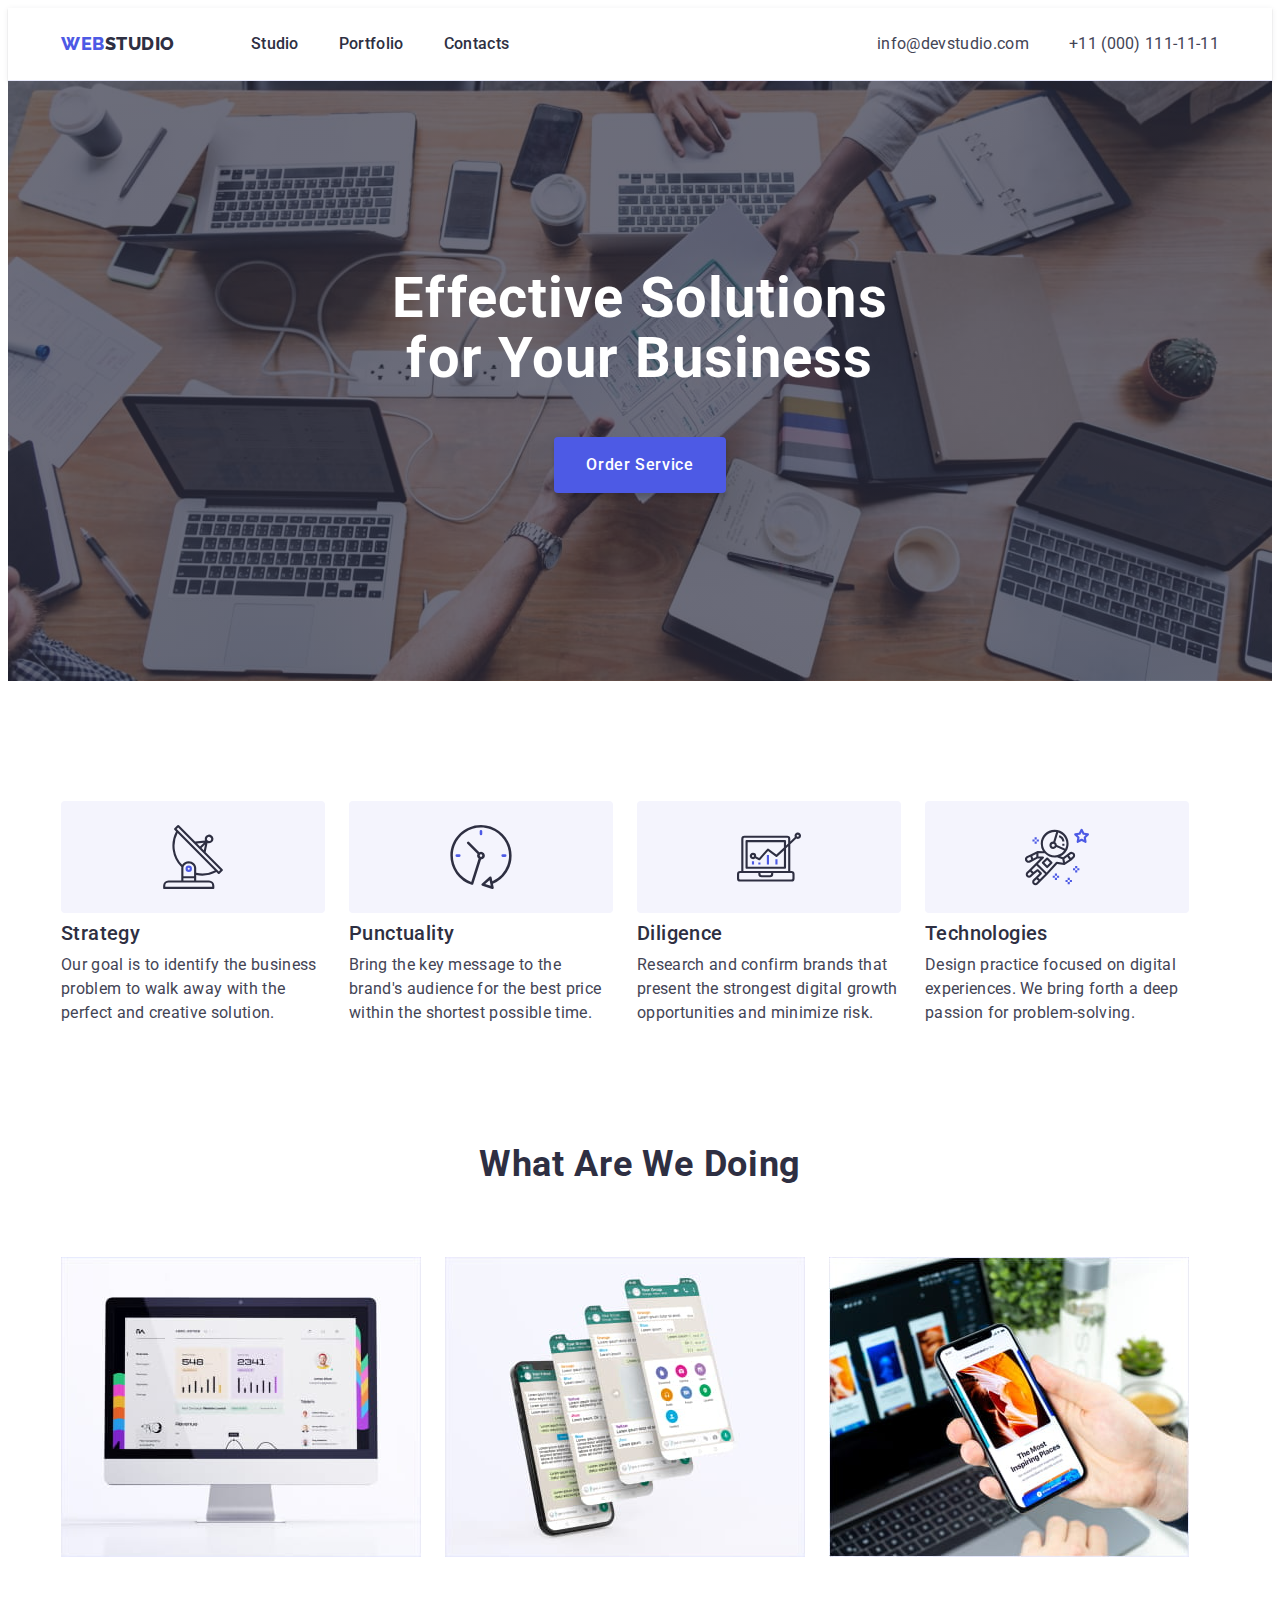
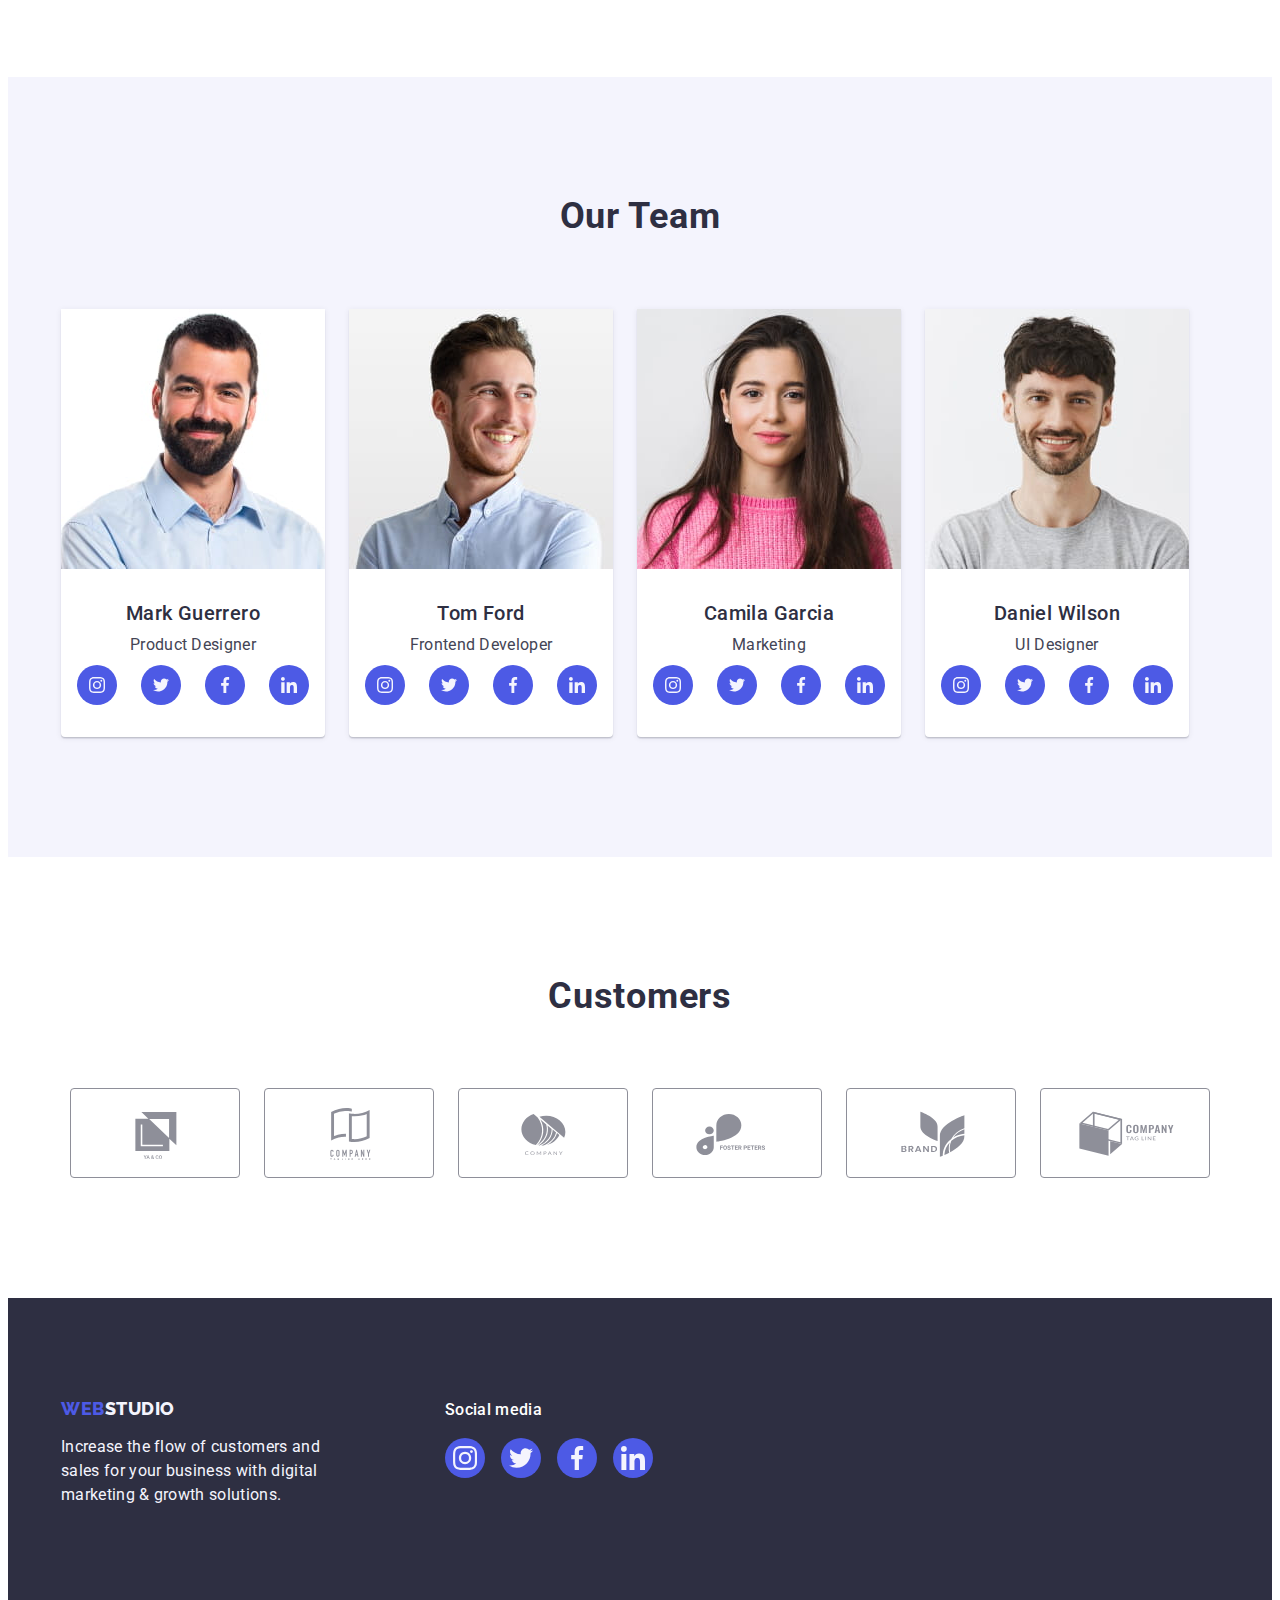
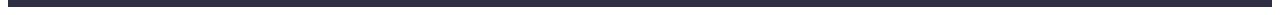
<file: index.html>
<!DOCTYPE html>
<html lang="en">
  <head>
    <meta charset="UTF-8" />
    <meta http-equiv="X-UA-Compatible" content="IE=edge" />
    <meta name="viewport" content="width=device-width, initial-scale=1.0" />
    <title>Document</title>
    <link rel="preconnect" href="https://fonts.googleapis.com" />
    <link rel="preconnect" href="https://fonts.gstatic.com" crossorigin />
    <link
      href="https://fonts.googleapis.com/css2?family=Raleway:wght@800&family=Roboto:wght@400;500;700;900&display=swap"
      rel="stylesheet"
    />
    <link
      rel="stylesheet"
      href="https://cdnjs.cloudflare.com/ajax/libs/modern-normalize/1.1.0/modern-normalize.min.css"
      integrity="sha512-wpPYUAdjBVSE4KJnH1VR1HeZfpl1ub8YT/NKx4PuQ5NmX2tKuGu6U/JRp5y+Y8XG2tV+wKQpNHVUX03MfMFn9Q=="
      crossorigin="anonymous"
      referrerpolicy="no-referrer"
    />
    <link rel="stylesheet" href="./css/styles.css" />
  </head>
  <body>
    <!-- Header -->
    <header class="header">
      <div class="header-container container">
        <nav class="header-nav">
          <a class="header-logo logo link" href="./index.html"
            >Web<span class="header-logo-span">Studio</span></a
          >
          <ul class="header-list list">
            <li class="item">
              <a class="header-link link" href="./index.html">Studio</a>
            </li>
            <li class="item">
              <a class="header-link link" href="./portfolio.html">Portfolio</a>
            </li>
            <li class="item">
              <a class="header-link link" href="">Contacts</a>
            </li>
          </ul>
        </nav>
        <address class="address">
          <ul class="contacts-list list">
            <li class="item">
              <a class="contacts link" href="mailto:info@devstudio.com"
                >info@devstudio.com</a
              >
            </li>
            <li class="item">
              <a class="contacts link" href="tel:+110001111111"
                >+11 (000) 111-11-11</a
              >
            </li>
          </ul>
        </address>
      </div>
    </header>
    <main>
      <!-- Hero -->
      <section class="hero">
        <div class="container">
          <h1 class="hero-title">Effective Solutions for Your Business</h1>
          <button class="button hero-button" type="button">
            Order Service
          </button>
        </div>
      </section>
      <!-- Features -->
      <section class="features">
        <div class="container">
          <h2 class="features-title visually-hidden">Benefits</h2>
          <ul class="features-container features-list list">
            <li class="item">
              <div class="features-item">
                <svg class="features-icon" width="64" height="64">
                  <use href="./images/icons.svg#antenna"></use>
                </svg>
              </div>
              <h3 class="subsection-title">Strategy</h3>
              <p class="section-text">
                Our goal is to identify the business problem to walk away with
                the perfect and creative solution.
              </p>
            </li>
            <li class="item">
              <div class="features-item">
                <svg class="features-icon" width="64" height="64">
                  <use href="./images/icons.svg#clock"></use>
                </svg>
              </div>
              <h3 class="subsection-title">Punctuality</h3>
              <p class="section-text">
                Bring the key message to the brand's audience for the best price
                within the shortest possible time.
              </p>
            </li>
            <li class="item">
              <div class="features-item">
                <svg class="features-icon" width="64" height="64">
                  <use href="./images/icons.svg#diagram"></use>
                </svg>
              </div>
              <h3 class="subsection-title">Diligence</h3>
              <p class="section-text">
                Research and confirm brands that present the strongest digital
                growth opportunities and minimize risk.
              </p>
            </li>
            <li class="item">
              <div class="features-item">
                <svg class="features-icon" width="64" height="64">
                  <use href="./images/icons.svg#astronaut"></use>
                </svg>
              </div>
              <h3 class="subsection-title">Technologies</h3>
              <p class="section-text">
                Design practice focused on digital experiences. We bring forth a
                deep passion for problem-solving.
              </p>
            </li>
          </ul>
        </div>
      </section>
      <!-- Work -->
      <section class="work">
        <div class="container">
          <h2 class="section-title work-title">What are we doing</h2>
          <ul class="work-container list">
            <li class="item">
              <img
                src="./images/work/img-1.jpg"
                alt="Computer monitor"
                width="360"
                height="300"
              />
            </li>
            <li class="item">
              <img
                src="./images/work/img-2.jpg"
                alt="Mobile phone"
                width="360"
                height="300"
              />
            </li>
            <li class="item">
              <img
                src="./images/work/img-3.jpg"
                alt="Mobile phone in hand"
                width="360"
                height="300"
              />
            </li>
          </ul>
        </div>
      </section>
      <!-- Team -->
      <section class="team">
        <div class="container">
          <h2 class="section-title team-title">Our Team</h2>
          <ul class="team-container list">
            <li class="item team-card">
              <img
                src="./images/team/img-1.jpg"
                alt="Mark Guerrero"
                width="264"
                height="260"
              />
              <div class="description-team-card">
                <h3 class="subsection-title align">Mark Guerrero</h3>
                <p class="team-section-text section-text align">
                  Product Designer
                </p>
                <ul class="socials list">
                  <li class="socials-item">
                    <a
                      class="socials-link link"
                      href=""
                      target="_blank"
                      rel="noopener noreferrer"
                      aria-label="Instagram icon"
                    >
                      <svg class="socials-icon" width="16" height="16">
                        <use href="./images/icons.svg#instagram"></use>
                      </svg>
                    </a>
                  </li>
                  <li class="socials-item">
                    <a
                      class="socials-link link"
                      href=""
                      target="_blank"
                      rel="noopener noreferrer"
                      aria-label="Twitter icon"
                    >
                      <svg class="socials-icon" width="16" height="16">
                        <use href="./images/icons.svg#twitter"></use>
                      </svg>
                    </a>
                  </li>
                  <li class="socials-item">
                    <a
                      class="socials-link link"
                      href=""
                      target="_blank"
                      rel="noopener noreferrer"
                      aria-label="Facebook icon"
                    >
                      <svg class="socials-icon" width="16" height="16">
                        <use href="./images/icons.svg#facebook"></use>
                      </svg>
                    </a>
                  </li>
                  <li class="socials-item">
                    <a
                      class="socials-link link"
                      href=""
                      target="_blank"
                      rel="noopener noreferrer"
                      aria-label="Linkedin icon"
                    >
                      <svg class="socials-icon" width="16" height="16">
                        <use href="./images/icons.svg#linkedin"></use>
                      </svg>
                    </a>
                  </li>
                </ul>
              </div>
            </li>
            <li class="item team-card">
              <img
                src="./images/team/img-2.jpg"
                alt="Tom Ford"
                width="264"
                height="260"
              />
              <div class="description-team-card">
                <h3 class="subsection-title align">Tom Ford</h3>
                <p class="team-section-text section-text align">
                  Frontend Developer
                </p>
                <ul class="socials list">
                  <li class="socials-item">
                    <a
                      class="socials-link link"
                      href=""
                      target="_blank"
                      rel="noopener noreferrer"
                      aria-label="Instagram icon"
                    >
                      <svg class="socials-icon" width="16" height="16">
                        <use href="./images/icons.svg#instagram"></use>
                      </svg>
                    </a>
                  </li>
                  <li class="socials-item">
                    <a
                      class="socials-link link"
                      href=""
                      target="_blank"
                      rel="noopener noreferrer"
                      aria-label="Twitter icon"
                    >
                      <svg class="socials-icon" width="16" height="16">
                        <use href="./images/icons.svg#twitter"></use>
                      </svg>
                    </a>
                  </li>
                  <li class="socials-item">
                    <a
                      class="socials-link link"
                      href=""
                      target="_blank"
                      rel="noopener noreferrer"
                      aria-label="Facebook icon"
                    >
                      <svg class="socials-icon" width="16" height="16">
                        <use href="./images/icons.svg#facebook"></use>
                      </svg>
                    </a>
                  </li>
                  <li class="socials-item">
                    <a
                      class="socials-link link"
                      href=""
                      target="_blank"
                      rel="noopener noreferrer"
                      aria-label="Linkedin icon"
                    >
                      <svg class="socials-icon" width="16" height="16">
                        <use href="./images/icons.svg#linkedin"></use>
                      </svg>
                    </a>
                  </li>
                </ul>
              </div>
            </li>
            <li class="item team-card">
              <img
                src="./images/team/img-3.jpg"
                alt="Camila Garcia"
                width="264"
                height="260"
              />
              <div class="description-team-card">
                <h3 class="subsection-title align">Camila Garcia</h3>
                <p class="team-section-text section-text align">Marketing</p>
                <ul class="socials list">
                  <li class="socials-item">
                    <a
                      class="socials-link link"
                      href=""
                      target="_blank"
                      rel="noopener noreferrer"
                      aria-label="Instagram icon"
                    >
                      <svg class="socials-icon" width="16" height="16">
                        <use href="./images/icons.svg#instagram"></use>
                      </svg>
                    </a>
                  </li>
                  <li class="socials-item">
                    <a
                      class="socials-link link"
                      href=""
                      target="_blank"
                      rel="noopener noreferrer"
                      aria-label="Twitter icon"
                    >
                      <svg class="socials-icon" width="16" height="16">
                        <use href="./images/icons.svg#twitter"></use>
                      </svg>
                    </a>
                  </li>
                  <li class="socials-item">
                    <a
                      class="socials-link link"
                      href=""
                      target="_blank"
                      rel="noopener noreferrer"
                      aria-label="Facebook icon"
                    >
                      <svg class="socials-icon" width="16" height="16">
                        <use href="./images/icons.svg#facebook"></use>
                      </svg>
                    </a>
                  </li>
                  <li class="socials-item">
                    <a
                      class="socials-link link"
                      href=""
                      target="_blank"
                      rel="noopener noreferrer"
                      aria-label="Linkedin icon"
                    >
                      <svg class="socials-icon" width="16" height="16">
                        <use href="./images/icons.svg#linkedin"></use>
                      </svg>
                    </a>
                  </li>
                </ul>
              </div>
            </li>
            <li class="item team-card">
              <img
                src="./images/team/img-4.jpg"
                alt="Daniel Wilson"
                width="264"
                height="260"
              />
              <div class="description-team-card">
                <h3 class="subsection-title align">Daniel Wilson</h3>
                <p class="team-section-text section-text align">UI Designer</p>
                <ul class="socials list">
                  <li class="socials-item">
                    <a
                      class="socials-link link"
                      href=""
                      target="_blank"
                      rel="noopener noreferrer"
                      aria-label="Instagram icon"
                    >
                      <svg class="socials-icon" width="16" height="16">
                        <use href="./images/icons.svg#instagram"></use>
                      </svg>
                    </a>
                  </li>
                  <li class="socials-item">
                    <a
                      class="socials-link link"
                      href=""
                      target="_blank"
                      rel="noopener noreferrer"
                      aria-label="Twitter icon"
                    >
                      <svg class="socials-icon" width="16" height="16">
                        <use href="./images/icons.svg#twitter"></use>
                      </svg>
                    </a>
                  </li>
                  <li class="socials-item">
                    <a
                      class="socials-link link"
                      href=""
                      target="_blank"
                      rel="noopener noreferrer"
                      aria-label="Facebook icon"
                    >
                      <svg class="socials-icon" width="16" height="16">
                        <use href="./images/icons.svg#facebook"></use>
                      </svg>
                    </a>
                  </li>
                  <li class="socials-item">
                    <a
                      class="socials-link link"
                      href=""
                      target="_blank"
                      rel="noopener noreferrer"
                      aria-label="Linkedin icon"
                    >
                      <svg class="socials-icon" width="16" height="16">
                        <use href="./images/icons.svg#linkedin"></use>
                      </svg>
                    </a>
                  </li>
                </ul>
              </div>
            </li>
          </ul>
        </div>
      </section>
      <!-- Customers -->
      <section class="customers">
        <div class="container">
          <h2 class="customers-title section-title">Customers</h2>
          <ul class="customers-container list">
            <li class="customers-item">
              <a class="customers-link" href="">
                <svg class="customers-icon" width="104" height="56">
                  <use href="./images/icons.svg#client-1"></use>
                </svg>
              </a>
            </li>
            <li class="customers-item">
              <a class="customers-link" href="">
                <svg class="customers-icon" width="104" height="56">
                  <use href="./images/icons.svg#client-2"></use>
                </svg>
              </a>
            </li>
            <li class="customers-item">
              <a class="customers-link" href="">
                <svg class="customers-icon" width="104" height="56">
                  <use href="./images/icons.svg#client-3"></use>
                </svg>
              </a>
            </li>
            <li class="customers-item">
              <a class="customers-link" href="">
                <svg class="customers-icon" width="104" height="56">
                  <use href="./images/icons.svg#client-4"></use>
                </svg>
              </a>
            </li>
            <li class="customers-item">
              <a class="customers-link" href="">
                <svg class="customers-icon" width="104" height="56">
                  <use href="./images/icons.svg#client-5"></use>
                </svg>
              </a>
            </li>
            <li class="customers-item">
              <a class="customers-link" href="">
                <svg class="customers-icon" width="104" height="56">
                  <use href="./images/icons.svg#client-6"></use>
                </svg>
              </a>
            </li>
          </ul>
        </div>
      </section>
    </main>
    <!-- Footer -->
    <footer class="footer">
      <div class="footer-container container">
        <div class="footer-left-side">
          <a class="footer-logo logo link" href="./index.html"
            >Web<span class="footer-logo-span">Studio</span></a
          >
          <p class="footer-container section-text footer-text">
            Increase the flow of customers and sales for your business with
            digital marketing & growth solutions.
          </p>
        </div>
        <div class="footer-socials">
          <p class="footer-socials-text section-text">Social media</p>
          <ul class="footer-socials-list list">
            <li class="footer-socials-item">
              <a
                class="footer-socials-link"
                href=""
                target="_blank"
                rel="noopener noreferrer"
                aria-label="Instagram icon"
              >
                <svg class="footer-icon" width="24" height="24">
                  <use href="./images/icons.svg#instagram"></use>
                </svg>
              </a>
            </li>
            <li class="footer-socials-item">
              <a
                class="footer-socials-link"
                href=""
                target="_blank"
                rel="noopener noreferrer"
                aria-label="Twitter icon"
              >
                <svg class="footer-icon" width="24" height="24">
                  <use href="./images/icons.svg#twitter"></use>
                </svg>
              </a>
            </li>
            <li class="footer-socials-item">
              <a
                class="footer-socials-link"
                href=""
                target="_blank"
                rel="noopener noreferrer"
                aria-label="Facebook icon"
              >
                <svg class="footer-icon" width="24" height="24">
                  <use href="./images/icons.svg#facebook"></use>
                </svg>
              </a>
            </li>
            <li class="footer-socials-item">
              <a
                class="footer-socials-link"
                href=""
                target="_blank"
                rel="noopener noreferrer"
                aria-label="Linkedin icon"
              >
                <svg class="footer-icon" width="24" height="24">
                  <use href="./images/icons.svg#linkedin"></use>
                </svg>
              </a>
            </li>
          </ul>
        </div>
      </div>
    </footer>
  </body>
</html>
</file>
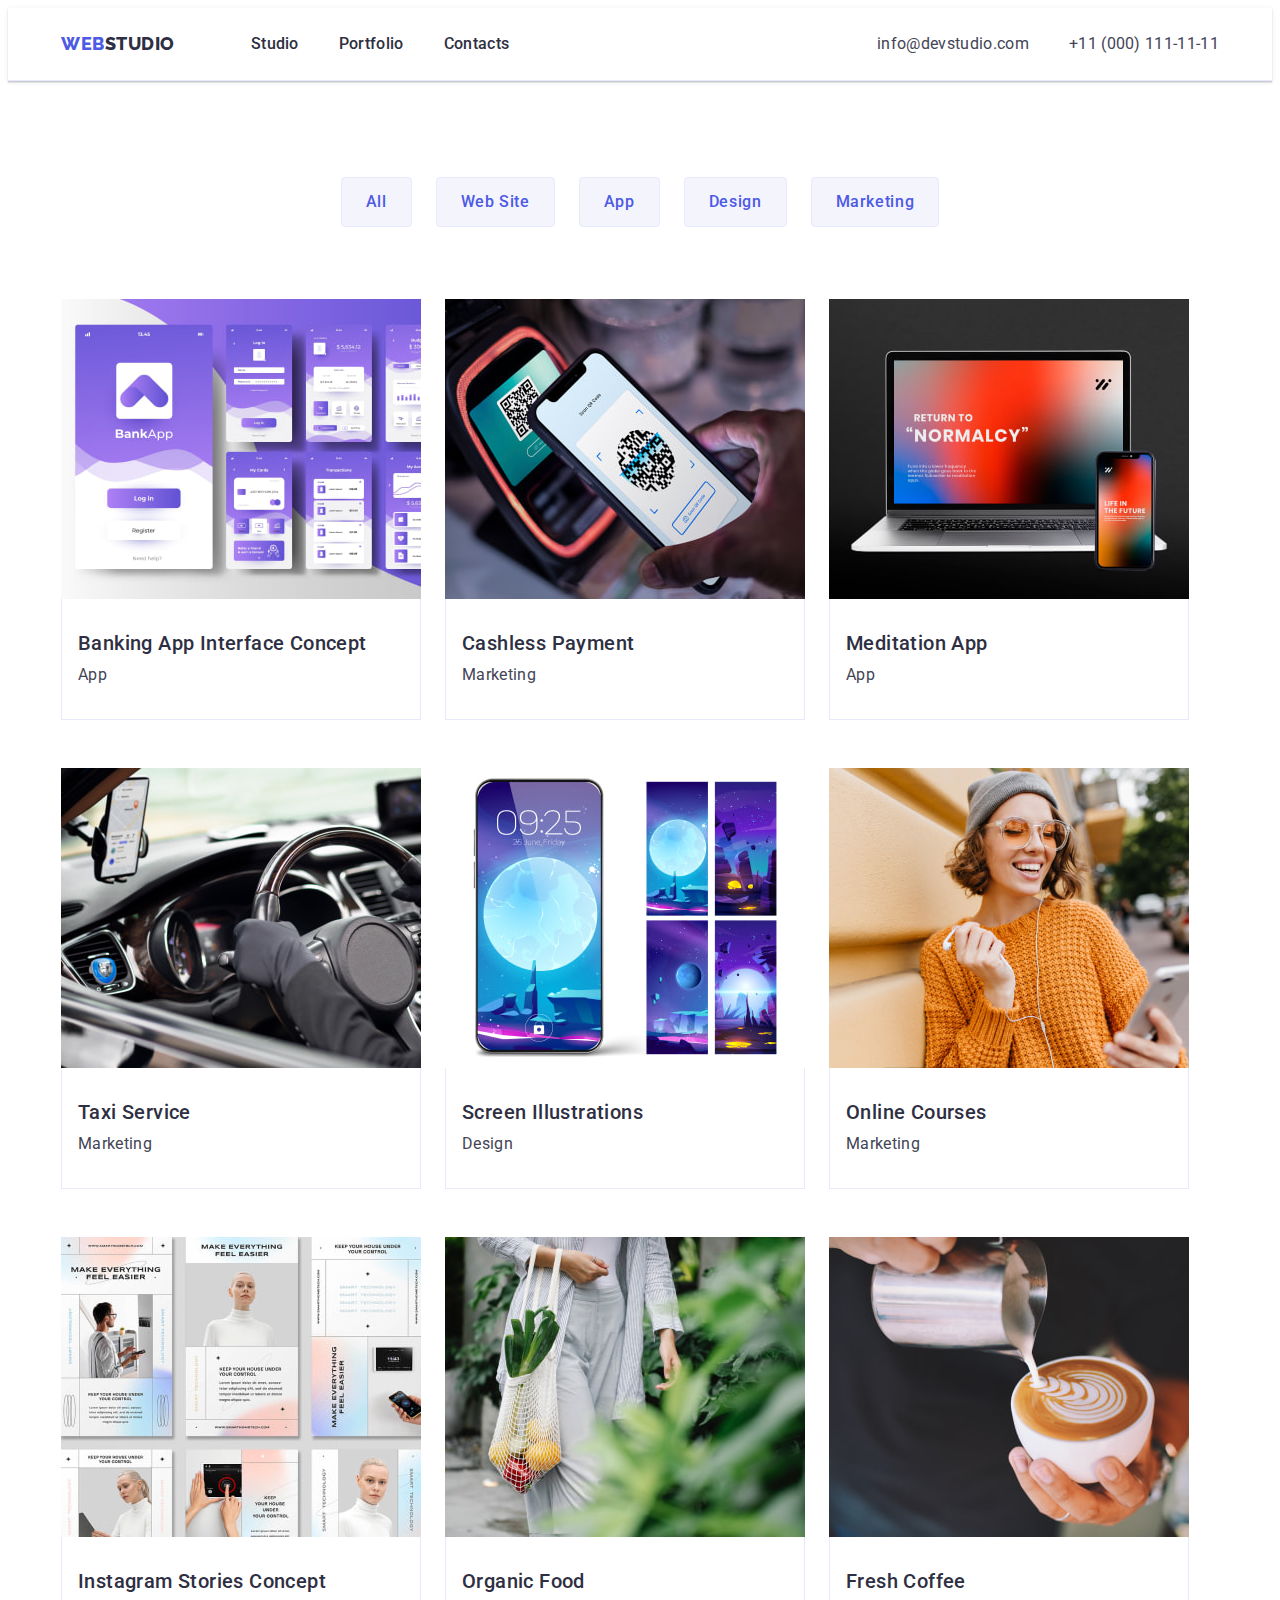
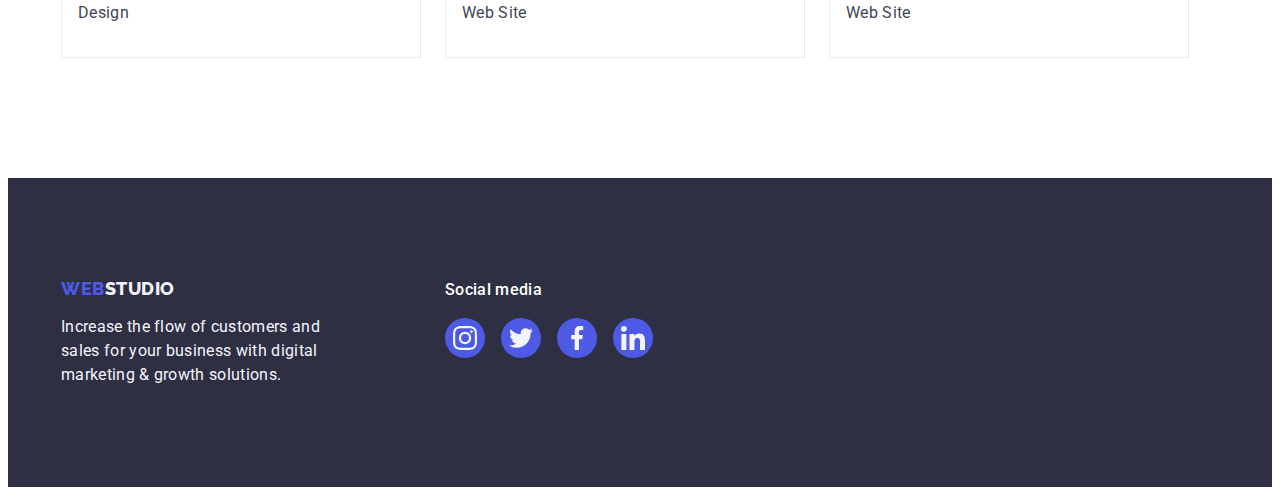
<file: portfolio.html>
<!DOCTYPE html>
<html lang="en">
  <head>
    <meta charset="UTF-8" />
    <meta http-equiv="X-UA-Compatible" content="IE=edge" />
    <meta name="viewport" content="width=device-width, initial-scale=1.0" />
    <title>Document</title>
    <link rel="preconnect" href="https://fonts.googleapis.com" />
    <link rel="preconnect" href="https://fonts.gstatic.com" crossorigin />
    <link
      href="https://fonts.googleapis.com/css2?family=Raleway:wght@800&family=Roboto:wght@400;500;700;900&display=swap"
      rel="stylesheet"
    />
    <link
      rel="stylesheet"
      href="https://cdnjs.cloudflare.com/ajax/libs/modern-normalize/1.1.0/modern-normalize.min.css"
      integrity="sha512-wpPYUAdjBVSE4KJnH1VR1HeZfpl1ub8YT/NKx4PuQ5NmX2tKuGu6U/JRp5y+Y8XG2tV+wKQpNHVUX03MfMFn9Q=="
      crossorigin="anonymous"
      referrerpolicy="no-referrer"
    />
    <link rel="stylesheet" href="./css/styles.css" />
  </head>
  <body>
    <!-- Header -->
    <header class="header">
      <div class="header-container container">
        <nav class="header-nav">
          <a class="header-logo logo link" href="./index.html"
            >Web<span class="header-logo-span">Studio</span></a
          >
          <ul class="header-list list">
            <li class="item">
              <a class="header-link link" href="./index.html">Studio</a>
            </li>
            <li class="item">
              <a class="header-link link" href="./portfolio.html">Portfolio</a>
            </li>
            <li class="item">
              <a class="header-link link" href="">Contacts</a>
            </li>
          </ul>
        </nav>
        <address class="address">
          <ul class="contacts-list list">
            <li class="item">
              <a class="contacts link" href="mailto:info@devstudio.com"
                >info@devstudio.com</a
              >
            </li>
            <li class="item">
              <a class="contacts link" href="tel:+110001111111"
                >+11 (000) 111-11-11</a
              >
            </li>
          </ul>
        </address>
      </div>
    </header>
    <main>
      <!-- Portfolio -->
      <section class="portfolio">
        <div class="container">
          <h1 class="visually-hidden">Portfolio</h1>
          <!-- Filters -->
          <ul class="filters-container list">
            <li class="item">
              <button class="button portfolio-button" type="button">All</button>
            </li>
            <li class="item">
              <button class="button portfolio-button" type="button">
                Web Site
              </button>
            </li>
            <li class="item">
              <button class="button portfolio-button" type="button">App</button>
            </li>
            <li class="item">
              <button class="button portfolio-button" type="button">
                Design
              </button>
            </li>
            <li class="item">
              <button class="button portfolio-button" type="button">
                Marketing
              </button>
            </li>
          </ul>
          <!-- Projects -->
          <ul class="projects-container list">
            <li class="item project-card">
              <a class="project-card-link link" href="">
                <img
                  src="./images/portfolio-projects/img1.jpg"
                  alt="Application bookmarks"
                  width="360"
                  height="300"
                />
                <div class="description-projects-card">
                  <h2 class="subsection-title link">
                    Banking App Interface Concept
                  </h2>
                  <p class="card-indent section-text link">App</p>
                </div>
              </a>
            </li>
            <li class="item project-card">
              <a class="project-card-link link" href="">
                <img
                  src="./images/portfolio-projects/img2.jpg"
                  alt="Mobile phone and terminal"
                  width="360"
                  height="300"
                />
                <div class="description-projects-card">
                  <h2 class="subsection-title link">Cashless Payment</h2>
                  <p class="card-indent section-text link">Marketing</p>
                </div>
              </a>
            </li>
            <li class="item project-card">
              <a class="project-card-link link" href="">
                <img
                  src="./images/portfolio-projects/img3.jpg"
                  alt="Mobile phone nad laptop"
                  width="360"
                  height="300"
                />
                <div class="description-projects-card">
                  <h2 class="subsection-title link">Meditation App</h2>
                  <p class="card-indent section-text link">App</p>
                </div>
              </a>
            </li>
            <li class="item project-card">
              <a class="project-card-link link" href="">
                <img
                  src="./images/portfolio-projects/img4.jpg"
                  alt="The man behind the wheel"
                  width="360"
                  height="300"
                />
                <div class="description-projects-card">
                  <h2 class="subsection-title link">Taxi Service</h2>
                  <p class="card-indent section-text link">Marketing</p>
                </div>
              </a>
            </li>
            <li class="item project-card">
              <a class="project-card-link link" href="">
                <img
                  src="./images/portfolio-projects/img5.jpg"
                  alt="Mobile phone screens"
                  width="360"
                  height="300"
                />
                <div class="description-projects-card">
                  <h2 class="subsection-title link">Screen Illustrations</h2>
                  <p class="card-indent section-text link">Design</p>
                </div>
              </a>
            </li>
            <li class="item project-card">
              <a class="project-card-link link" href="">
                <img
                  src="./images/portfolio-projects/img6.jpg"
                  alt="The girl smiles and looks at the phone"
                  width="360"
                  height="300"
                />
                <div class="description-projects-card">
                  <h2 class="subsection-title link">Online Courses</h2>
                  <p class="card-indent section-text link">Marketing</p>
                </div>
              </a>
            </li>
            <li class="item project-card">
              <a class="project-card-link link" href="">
                <img
                  src="./images/portfolio-projects/img7.jpg"
                  alt="Girl's Instagram profile"
                  width="360"
                  height="300"
                />
                <div class="description-projects-card">
                  <h2 class="subsection-title link">
                    Instagram Stories Concept
                  </h2>
                  <p class="card-indent section-text link">Design</p>
                </div>
              </a>
            </li>
            <li class="item project-card">
              <a class="project-card-link link" href="">
                <img
                  src="./images/portfolio-projects/img8.jpg"
                  alt="A girl carries a net of groceries"
                  width="360"
                  height="300"
                />
                <div class="description-projects-card">
                  <h2 class="subsection-title link">Organic Food</h2>
                  <p class="card-indent section-text link">Web Site</p>
                </div>
              </a>
            </li>
            <li class="item project-card">
              <a class="project-card-link link" href="">
                <img
                  src="./images/portfolio-projects/img9.jpg"
                  alt="The barista makes a foam pattern on the cappuccino"
                  width="360"
                  height="300"
                />
                <div class="description-projects-card">
                  <h2 class="subsection-title link">Fresh Coffee</h2>
                  <p class="card-indent section-text link">Web Site</p>
                </div>
              </a>
            </li>
          </ul>
        </div>
      </section>
    </main>
    <!-- Footer -->
    <footer class="footer">
      <div class="footer-container container">
        <div class="footer-left-side">
          <a class="footer-logo logo link" href="./index.html"
            >Web<span class="footer-logo-span">Studio</span></a
          >
          <p class="footer-container section-text footer-text">
            Increase the flow of customers and sales for your business with
            digital marketing & growth solutions.
          </p>
        </div>
        <div class="footer-socials">
          <p class="footer-socials-text section-text">Social media</p>
          <ul class="footer-socials-list list">
            <li class="footer-socials-item">
              <a
                class="footer-socials-link"
                href=""
                target="_blank"
                rel="noopener noreferrer"
                aria-label="Instagram icon"
              >
                <svg class="footer-icon" width="24" height="24">
                  <use href="./images/icons.svg#instagram"></use>
                </svg>
              </a>
            </li>
            <li class="footer-socials-item">
              <a
                class="footer-socials-link"
                href=""
                target="_blank"
                rel="noopener noreferrer"
                aria-label="Twitter icon"
              >
                <svg class="footer-icon" width="24" height="24">
                  <use href="./images/icons.svg#twitter"></use>
                </svg>
              </a>
            </li>
            <li class="footer-socials-item">
              <a
                class="footer-socials-link"
                href=""
                target="_blank"
                rel="noopener noreferrer"
                aria-label="Facebook icon"
              >
                <svg class="footer-icon" width="24" height="24">
                  <use href="./images/icons.svg#facebook"></use>
                </svg>
              </a>
            </li>
            <li class="footer-socials-item">
              <a
                class="footer-socials-link"
                href=""
                target="_blank"
                rel="noopener noreferrer"
                aria-label="Linkedin icon"
              >
                <svg class="footer-icon" width="24" height="24">
                  <use href="./images/icons.svg#linkedin"></use>
                </svg>
              </a>
            </li>
          </ul>
        </div>
      </div>
    </footer>
  </body>
</html>
</file>
<file: css/styles.css>
:root {
  /* Fonts */
  --primary-font: 'Roboto', sans-serif;
  --secondary-font: 'Raleway', sans-serif;

  /* Text and backgrounds colors */
  --primary-text-color: #434455;
  --secondary-text-color: #2e2f42;
  --logo-btn-color: #4d5ae5;
  --active-txtbtn-color: #404bbf;
  --color-white: #ffffff;
  --color-cloud: #f4f4fd;
  --border-color: #e7e9fc;
  --color-green: #31d0aa;
  --color-light-slate: #8e8f99;
  --color-dairy: #fcfcfc;

  /* Others */
  --indent: 24px;
  --items: 3;
  --items-team: 4;
}

/**
  |============================
  | Base styles
  |============================
*/
body {
  font-family: var(--primary-font);
  font-style: normal;
  font-weight: 400;
  color: var(--primary-text-color);
  background-color: var(--color-white);
}

.container {
  max-width: 1158px;
  padding: 0 15px;
  margin: 0 auto;
  /* outline: 2px solid red; */
}

/**
  |============================
  | Repetitive styles
  |============================
*/
.logo {
  font-family: var(--secondary-font);
  font-weight: 800;
  font-size: 18px;
  line-height: 1.17;
  align-items: center;
  letter-spacing: 0.03em;
  color: var(--logo-btn-color);
  text-transform: uppercase;
}

.button {
  font-family: inherit;
  font-style: inherit;
  font-weight: 500;
  font-size: 16px;
  line-height: 1.5;
  letter-spacing: 0.04em;
  border: none;
  border-radius: 4px;
  cursor: pointer;
}

.section-title {
  margin-bottom: 72px;

  font-weight: 700;
  font-size: 36px;
  line-height: 1.11;
  text-align: center;
  letter-spacing: 0.02em;
  color: var(--secondary-text-color);
}

.subsection-title {
  margin-bottom: 8px;

  font-weight: 500;
  font-size: 20px;
  line-height: 1.2;
  letter-spacing: 0.02em;
  color: var(--secondary-text-color);
}

.section-text {
  font-size: 16px;
  line-height: 1.5;
  letter-spacing: 0.02em;
  color: var(--primary-text-color);
}

/**
  |============================
  | Reset styles
  |============================
*/
.list {
  list-style: none;
  padding: 0;
  margin: 0;
}

.link {
  text-decoration: none;
}

h1,
h2,
h3,
h4,
h5,
h6,
p {
  margin: 0;
}

img {
  display: block;
  max-width: 100%;
  height: auto;
}

.visually-hidden {
  position: absolute;
  width: 1px;
  height: 1px;
  margin: -1px;
  border: 0;
  padding: 0;

  white-space: nowrap;
  clip-path: inset(100%);
  clip: rect(0 0 0 0);
  overflow: hidden;
}

/**
  |============================
  | Header
  |============================
*/
.header {
  border-bottom: 1px solid var(--border-color);
  box-shadow: 0px 2px 1px rgba(46, 47, 66, 0.08),
    0px 1px 1px rgba(46, 47, 66, 0.16), 0px 1px 6px rgba(46, 47, 66, 0.08);
}

.header-container {
  display: flex;
  align-items: center;
}

.header-nav {
  display: flex;
  align-items: center;
  margin-right: auto;
}

.header-logo {
  margin-right: 76px;
}

.header-list {
  display: flex;
}

.header-list .item:not(:last-child) {
  margin-right: 40px;
}

.header-logo-span {
  color: var(--secondary-text-color);
}

.header-link {
  display: block;
  padding-top: 24px;
  padding-bottom: 24px;

  font-weight: 500;
  font-size: 16px;
  line-height: 1.5;
  letter-spacing: 0.02em;
  color: var(--secondary-text-color);
}

.header-link:hover,
.header-link:focus {
  color: var(--active-txtbtn-color);
}

.address {
  font-style: normal;
}

.contacts-list {
  display: flex;
}

.contacts-list .item:not(:last-child) {
  margin-right: 40px;
}

.contacts {
  padding-top: 24px;
  padding-bottom: 24px;

  font-size: 16px;
  line-height: 1.5;
  letter-spacing: 0.02em;
  color: inherit;
}

.contacts:hover,
.contacts:focus {
  color: var(--active-txtbtn-color);
}

/**
  |============================
  | Hero section
  |============================
*/
.hero {
  max-width: 1440px;
  margin-left: auto;
  margin-right: auto;
  padding: 188px 0;

  background-color: var(--secondary-text-color);
  background-image: linear-gradient(
      rgba(46, 47, 66, 0.7),
      rgba(46, 47, 66, 0.7)
    ),
    url(../images/hero/hero-bg-img.jpg);
  background-repeat: no-repeat;
  background-position: center;
  background-size: cover;
}

.hero-container {
  display: flex;
  align-items: center;
}

.hero-title {
  max-width: 496px;
  margin-left: auto;
  margin-right: auto;
  margin-bottom: 48px;

  font-weight: 700;
  font-size: 56px;
  line-height: 1.07;
  text-align: center;
  letter-spacing: 0.02em;
  color: var(--color-white);
}

.hero-button {
  display: block;
  min-width: 169px;
  height: 56px;
  padding: 16px 32px;
  border-radius: 4px;
  margin: 0 auto;

  color: var(--color-white);
  background-color: var(--logo-btn-color);
  box-shadow: 0px 4px 4px rgba(0, 0, 0, 0.15);
}

.hero-button:hover,
.hero-button:focus {
  background-color: var(--active-txtbtn-color);
  box-shadow: 0px 4px 4px rgba(0, 0, 0, 0.15);
}

/**
  |============================
  | Features section
  |============================
*/
.features {
  padding: 120px 0;
}

.features-container {
  display: flex;
}

.features-item {
  display: flex;
  justify-content: center;
  align-items: center;
  padding: 24px 100px;
  margin-bottom: 8px;

  background: var(--color-cloud);
  border-radius: 4px;
}

.features-icon {
}

.features-list .item {
  width: 264px;
}

.features-list .item:not(:last-child) {
  margin-right: 24px;
}

.features-title {
  margin-bottom: 8px;
}

/**
  |============================
  | Work section
  |============================
*/
.work {
  padding-bottom: 120px;
  padding-right: 0;
  padding-left: 0;
}

.work-container {
  display: flex;
  flex-wrap: wrap;
  gap: var(--indent);
}

.work-container .item {
  flex-basis: calc((100% - var(--indent) * var(--items) - 1) / var(--items));
}

.work-title {
  text-transform: capitalize;
}

/**
  |============================
  | Team section
  |============================
*/
.team-container {
  display: flex;
  flex-wrap: wrap;
  gap: var(--indent);
}

.team-container .item {
  flex-basis: calc((100% - var(--indent) * (var(--items-team)) - 1) / 4);
}

.description-team-card {
  padding: 32px 0;
}

.team {
  padding: 120px 0;

  background-color: var(--color-cloud);
}

.team-title {
  text-transform: capitalize;
}

.team-card {
  border-radius: 0px 0px 4px 4px;

  background: var(--color-white);
  box-shadow: 0px 1px 6px rgba(46, 47, 66, 0.08),
    0px 1px 1px rgba(46, 47, 66, 0.16), 0px 2px 1px rgba(46, 47, 66, 0.08);
}

.team-section-text {
  margin-bottom: 8px;
}

.align {
  text-align: center;
}

.socials {
  display: flex;
  justify-content: center;
  align-items: center;
  gap: 24px;
  margin-bottom: 0;
}

.socials-link {
  display: flex;
  justify-content: center;
  align-items: center;
  width: 40px;
  height: 40px;

  background-color: var(--logo-btn-color);
  border-radius: 50%;
  color: var(--color-cloud);
}

.socials-link:hover,
.socials-link:focus {
  background-color: var(--active-txtbtn-color);
}

.socials-icon {
  fill: currentColor;
}

/**
  |============================
  | Customers section
  |============================
*/

.customers {
  padding: 120px 0;
}

.customers-title {
  line-height: 1.1;
  text-transform: capitalize;
}

.customers-container {
  display: flex;
  justify-content: center;
  align-items: center;
  gap: 24px;
  margin-bottom: 0;
}

.customers-link {
  display: flex;
  justify-content: center;
  align-items: center;
  width: 168px;
  height: 88px;

  color: var(--color-light-slate);
  border: 1px solid var(--color-light-slate);
  border-radius: 4px;
}

.customers-link:hover,
.customers-link:focus {
  color: var(--active-txtbtn-color);
  border: 1px solid var(--active-txtbtn-color);
}

.customers-icon {
  fill: currentColor;
}

/**
  |============================
  | Footer
  |============================
*/
.footer-container {
  display: flex;
  align-items: baseline;
}

.footer {
  padding: 100px 0;

  background-color: var(--secondary-text-color);
}

.footer-left-side {
  width: 264px;
  margin-right: 120px;
}

.footer-socials-text {
  margin-bottom: 16px;

  font-weight: 500;
  color: var(--color-white);
}

.footer-logo-span,
.footer-text {
  color: var(--color-cloud);
}

.footer-logo {
  display: inline-block;
  margin-bottom: 16px;
}

.footer-socials-list {
  display: flex;
  justify-content: center;
  align-items: center;
  gap: 16px;
}

.footer-socials-link {
  display: flex;
  justify-content: center;
  align-items: center;
  width: 40px;
  height: 40px;

  background-color: var(--logo-btn-color);
  border-radius: 50%;
  color: var(--color-cloud);
}

.footer-socials-link:hover,
.footer-socials-link:focus {
  background-color: var(--color-green);
}

.footer-icon {
  fill: currentColor;
}

/**
  |============================
  | Portfolio filters
  |============================
*/
.portfolio {
  padding-top: 96px;
  padding-bottom: 120px;
}

.filters-container {
  display: flex;
  justify-content: center;
  /* align-items: center; */
  margin-bottom: 72px;
}

.filters-container .item:not(:last-child) {
  margin-right: 24px;
}

.portfolio-button {
  padding: 12px 24px;
  border-radius: 4px;

  color: var(--logo-btn-color);
  background-color: var(--color-cloud);
  border: 1px solid var(--border-color);
}

.portfolio-button:hover,
.portfolio-button:focus {
  color: var(--color-white);
  background-color: var(--active-txtbtn-color);
  box-shadow: 0px 3px 1px rgba(0, 0, 0, 0.1), 0px 2px 1px rgba(0, 0, 0, 0.08),
    0px 2px 2px rgba(0, 0, 0, 0.12);
  border: 1px solid transparent;
}

/**
  |============================
  | Portfolio. Projects
  |============================
*/
.projects-container {
  display: flex;
  flex-wrap: wrap;
  row-gap: 48px;
  column-gap: var(--indent);
}

.projects-container .item {
  flex-basis: calc((100% - var(--indent) * var(--items) - 1) / var(--items));
}

.description-projects-card {
  padding: 32px 16px;
  border: 1px solid var(--border-color);
  border-top: none;
}

.project-card {
  background: var(--color-white);
}

.project-card-link {
  display: block;
}

.project-card-link:hover {
  box-shadow: 0px 1px 6px rgba(46, 47, 66, 0.08),
    0px 1px 1px rgba(46, 47, 66, 0.16), 0px 2px 1px rgba(46, 47, 66, 0.08);
}
</file>
